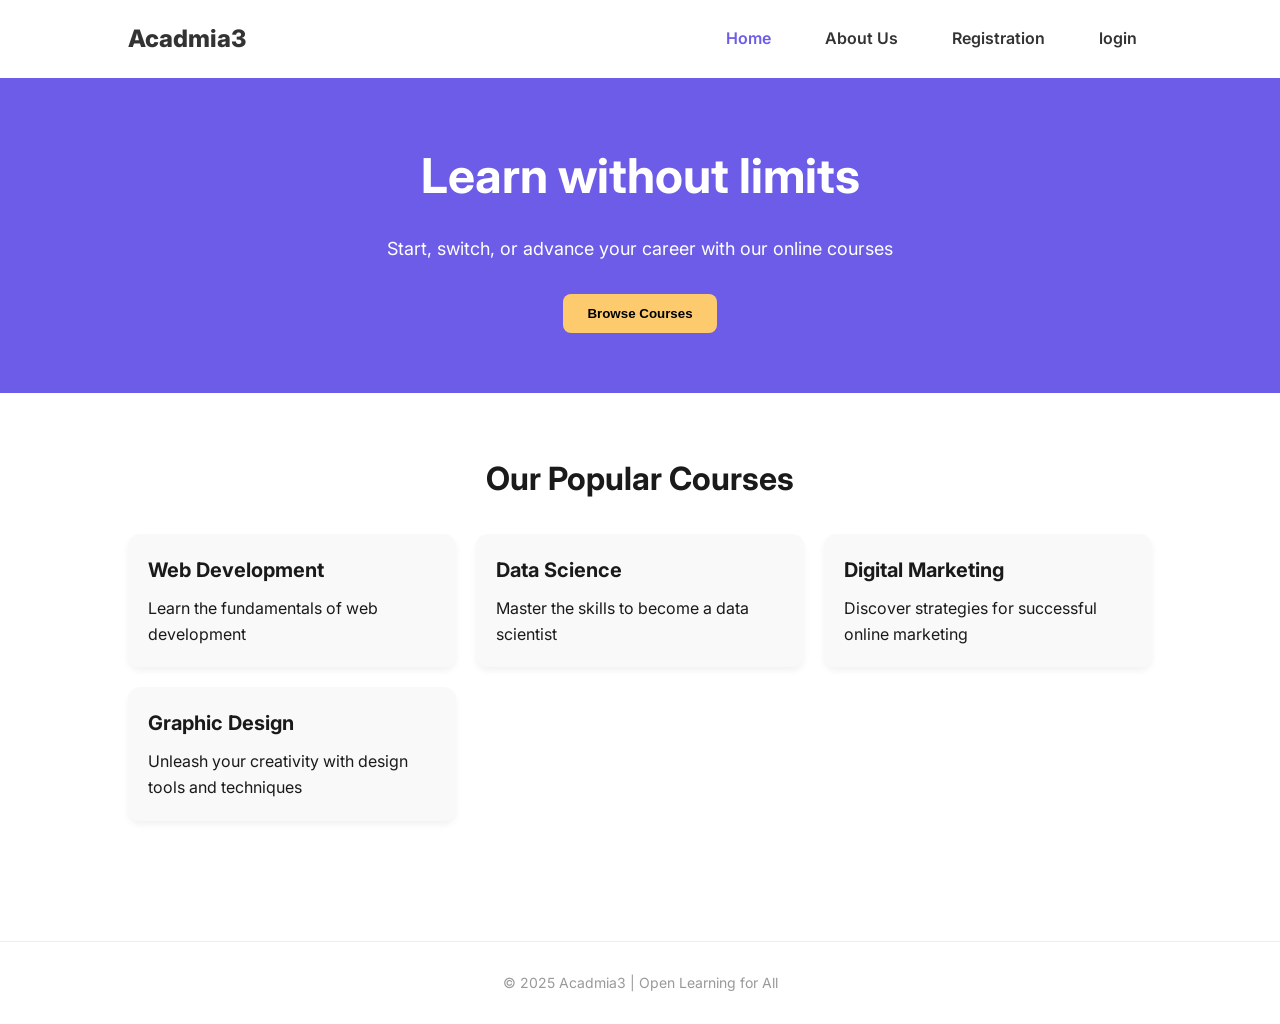
<file: src/main/resources/templates/index.html>
<!DOCTYPE html>
<html lang="en">
<head>
  <meta charset="UTF-8" />
  <meta name="viewport" content="width=device-width, initial-scale=1.0" />
  <title>Acadmia3</title>
  <link href="https://fonts.googleapis.com/css2?family=Inter:wght@400;600;800&display=swap" rel="stylesheet">
  <style>
    * {
      margin: 0;
      padding: 0;
      box-sizing: border-box;
    }
    body {
      font-family: 'Inter', sans-serif;
      background-color: #fff;
      color: #1a1a1a;
      line-height: 1.6;
    }
    header {
      display: flex;
      justify-content: space-between;
      align-items: center;
      padding: 20px 10%;
      background-color: #fff;
    }
    header .logo {
      font-weight: 800;
      font-size: 24px;
      color: #333;
    }
    nav ul li {
      margin-left: 20px;
      text-decoration: none;
      color: #333;
      font-weight: 600;
      list-style: none;
      display: inline-block;
      
    }
    li a {
      text-decoration: none;
      color: #333;
      padding: 10px 15px;
      border-radius: 5px;
      transition: background-color 0.3s;
    }
     nav a.active,
    nav a:hover {
      color: #6c5ce7;
    }
    .hero {
      display: flex;
      flex-direction: column;
      align-items: center;
      text-align: center;
      padding: 60px 10%;
      background-color: #6c5ce7;
      color: white;
    }
    .hero h1 {
      font-size: 48px;
      margin-bottom: 20px;
    }
    .hero p {
      font-size: 18px;
      margin-bottom: 30px;
    }
    .hero button {
      padding: 12px 24px;
      background-color: #fdcb6e;
      border: none;
      border-radius: 8px;
      font-weight: bold;
      cursor: pointer;
      transition: background-color 0.3s;
    }
    .hero button:hover {
      background-color: #e0aa3e;
    }
    .courses {
      padding: 60px 10%;
    }
    .courses h2 {
      font-size: 32px;
      margin-bottom: 30px;
      text-align: center;
    }
    .course-grid {
      display: grid;
      grid-template-columns: repeat(auto-fit, minmax(250px, 1fr));
      gap: 20px;
    }
    .course-card {
      background: #f9f9f9;
      padding: 20px;
      border-radius: 12px;
      box-shadow: 0 4px 6px rgba(0,0,0,0.05);
    }
    .course-card h3 {
      font-size: 20px;
      margin-bottom: 10px;
    }
 footer {
            background-color: #ffffff;
            color: #999;
            text-align: center;
            padding: 30px 10%;
            font-size: 14px;
            border-top: 1px solid #eee;
            margin-top: 60px;
        }
  </style>
</head>
<body>
  <header>
    <div class="logo">Acadmia3</div>
    <nav>
      <ul>
               <li><a href="http://localhost:5001/"class="active">Home</a></li>
                <li><a href="http://localhost:5001/about">About Us</a></li>
                
                 <li><a href="http://localhost:5001/registration">Registration</a></li>
                <li><a href="http://localhost:5001/user/dashboard">login</a></li>
   </ul> </nav>
  </header>

  <section class="hero">
    <h1>Learn without limits</h1>
    <p>Start, switch, or advance your career with our online courses</p>
    <a href="http://localhost:5001/user/dashboard/courses"><button>Browse Courses</button></a>
  </section>

  <section class="courses">
    <h2>Our Popular Courses</h2>
    <div class="course-grid">
      <div class="course-card">
        <h3>Web Development</h3>
        <p>Learn the fundamentals of web development</p>
      </div>
      <div class="course-card">
        <h3>Data Science</h3>
        <p>Master the skills to become a data scientist</p>
      </div>
      <div class="course-card">
        <h3>Digital Marketing</h3>
        <p>Discover strategies for successful online marketing</p>
      </div>
      <div class="course-card">
        <h3>Graphic Design</h3>
        <p>Unleash your creativity with design tools and techniques</p>
      </div>
    </div>
  </section>

 <footer>
        <p>&copy; 2025 Acadmia3 | Open Learning for All</p>
    </footer>

  <script>
    document.querySelector('.hero button').addEventListener('click', () => {
      window.scrollTo({
        top: document.querySelector('.courses').offsetTop,
        behavior: 'smooth'
      });
    });
  </script>
</body>
</html>
</file>
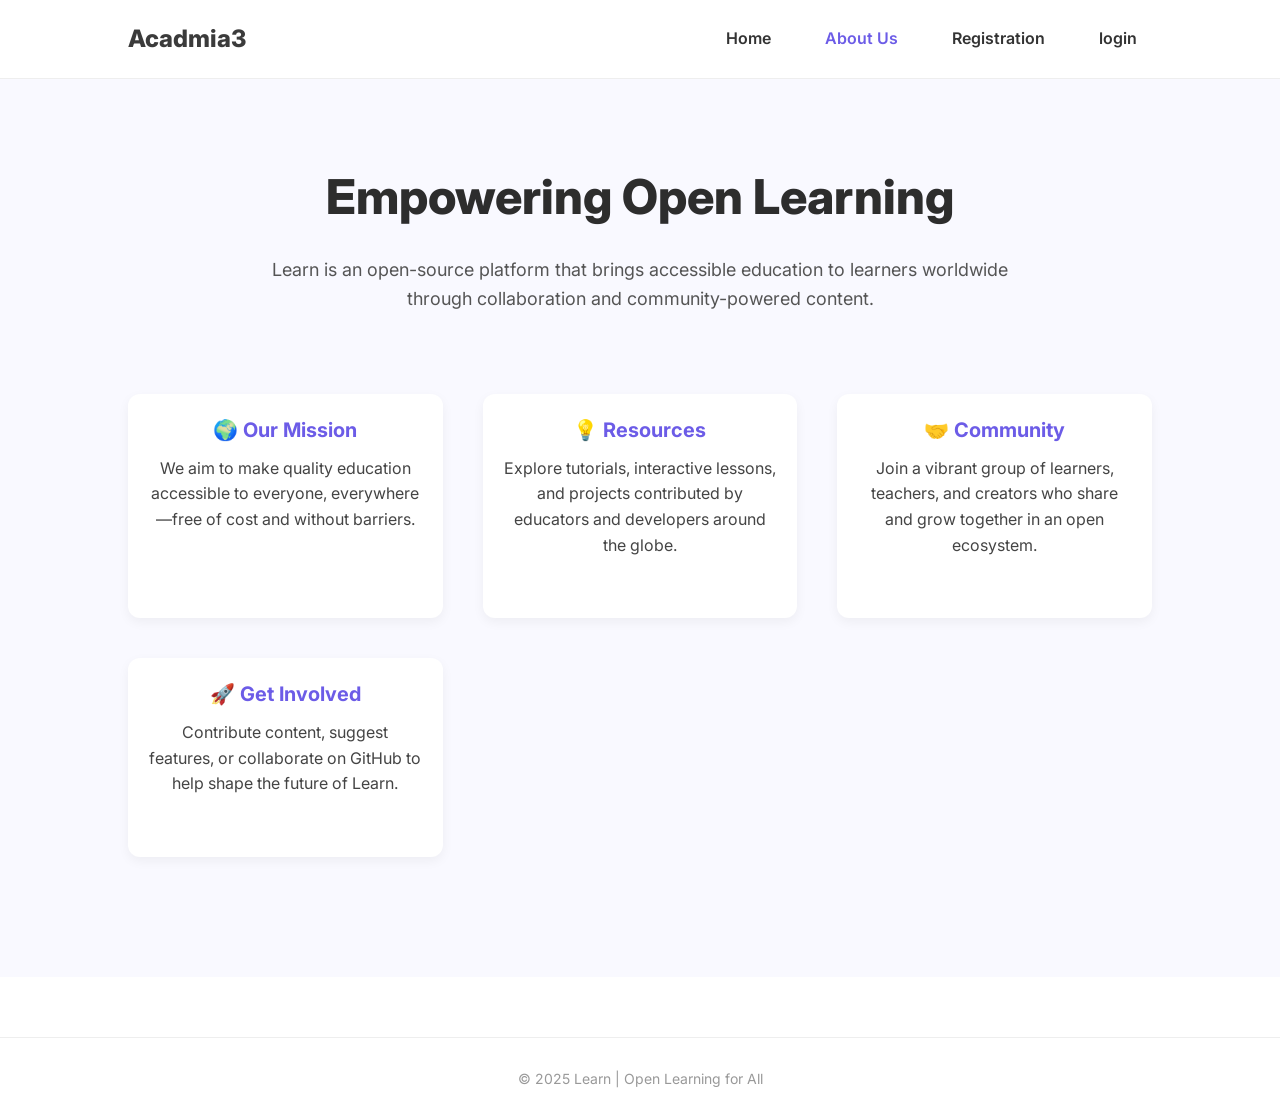
<file: src/main/resources/templates/about.html>
<!DOCTYPE html>
<html lang="en">
<head>
  <meta charset="UTF-8" />
  <meta name="viewport" content="width=device-width, initial-scale=1.0" />
  <title>Acadmia3</title>
  <link href="https://fonts.googleapis.com/css2?family=Inter:wght@400;600;800&display=swap" rel="stylesheet" />
  <style>
    * {
      margin: 0;
      padding: 0;
      box-sizing: border-box;
    }
    body {
      font-family: 'Inter', sans-serif;
      background-color: #fff;
      color: #1a1a1a;
      line-height: 1.6;
    }
    header {
      display: flex;
      justify-content: space-between;
      align-items: center;
      padding: 20px 10%;
      background-color: #fff;
      border-bottom: 1px solid #eee;
    }
    header .logo {
      font-weight: 800;
      font-size: 24px;
      color: #3b3b3b;
    }

    nav a.active,
    nav a:hover {
      color: #6c5ce7;
    }
     nav ul li {
      margin-left: 20px;
      text-decoration: none;
      color: #333;
      font-weight: 600;
      list-style: none;
      display: inline-block;
      
    }
    li a {
      text-decoration: none;
      color: #333;
      padding: 10px 15px;
      border-radius: 5px;
      transition: background-color 0.3s;
    }
    .about {
      padding: 80px 10%;
      background-color: #f9f9ff;
      text-align: center;
    }
    .about h1 {
      font-size: 48px;
      font-weight: 800;
      color: #2d2d2d;
      margin-bottom: 20px;
    }
    .about p {
      font-size: 18px;
      max-width: 800px;
      margin: 0 auto 40px;
      color: #555;
    }
    .features {
      display: grid;
      grid-template-columns: repeat(auto-fit, minmax(250px, 1fr));
      gap: 40px;
      padding: 40px 0;
    }
    .feature-box {
      background-color: #ffffff;
      padding: 20px;
      border-radius: 12px;
      box-shadow: 0 4px 12px rgba(0, 0, 0, 0.05);
      transition: transform 0.3s ease;
    }
    .feature-box:hover {
      transform: translateY(-5px);
    }
    .feature-box h2 {
      font-size: 20px;
      color: #6c5ce7;
      margin-bottom: 10px;
    }
    .feature-box p {
      font-size: 16px;
      color: #444;
    }
    footer {
      background-color: #ffffff;
      color: #999;
      text-align: center;
      padding: 30px 10%;
      font-size: 14px;
      border-top: 1px solid #eee;
      margin-top: 60px;
    }
    a {
      color: #6c5ce7;
    }
  </style>
</head>
<body>
  <header>
    <div class="logo">Acadmia3</div>
    <nav>
     <ul>
               <li><a href="http://localhost:5001/">Home</a></li>
                <li><a href="http://localhost:5001/about" class="active">About Us</a></li>
                 <li><a href="http://localhost:5001/registration">Registration</a></li>
                <li><a href="http://localhost:5001/user/dashboard">login</a></li>
   </ul>
    </nav>
  </header>

  <section class="about">
    <h1>Empowering Open Learning</h1>
    <p>Learn is an open-source platform that brings accessible education to learners worldwide through collaboration and community-powered content.</p>

    <div class="features">
      <div class="feature-box">
        <h2>🌍 Our Mission</h2>
        <p>We aim to make quality education accessible to everyone, everywhere—free of cost and without barriers.</p>
      </div>
      <div class="feature-box">
        <h2>💡 Resources</h2>
        <p>Explore tutorials, interactive lessons, and projects contributed by educators and developers around the globe.</p>
      </div>
      <div class="feature-box">
        <h2>🤝 Community</h2>
        <p>Join a vibrant group of learners, teachers, and creators who share and grow together in an open ecosystem.</p>
      </div>
      <div class="feature-box">
        <h2>🚀 Get Involved</h2>
        <p>Contribute content, suggest features, or collaborate on GitHub to help shape the future of Learn.</p>
      </div>
    </div>
  </section>

  <footer>
    <p>&copy; 2025 Learn | Open Learning for All</p>
  </footer>
</body>
</html>
</file>
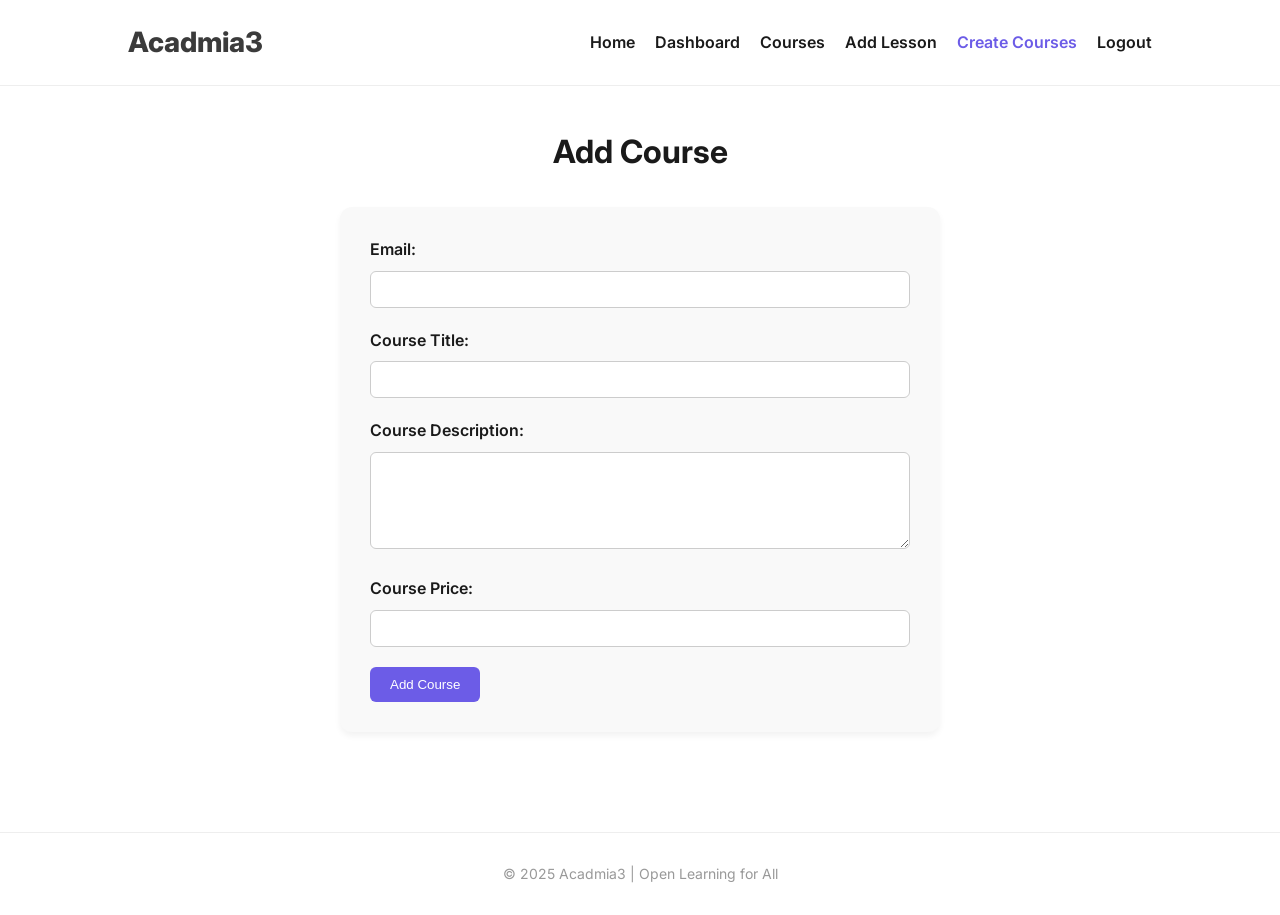
<file: src/main/resources/templates/addcource.html>
<!DOCTYPE html>
<html lang="en" xmlns:th="http://www.thymeleaf.org">
<head>
    <meta charset="UTF-8">
    <meta name="viewport" content="width=device-width, initial-scale=1.0">
    <title>Add Course - Acadmia3</title>
    <link href="https://fonts.googleapis.com/css2?family=Inter:wght@400;600;800&display=swap" rel="stylesheet" />
    <link rel="stylesheet" href="https://cdnjs.cloudflare.com/ajax/libs/font-awesome/6.0.0-beta3/css/all.min.css">
    <style>
        * {
            margin: 0;
            padding: 0;
            box-sizing: border-box;
        }
        body {
            font-family: 'Inter', sans-serif;
            background-color: #fff;
            color: #1a1a1a;
            line-height: 1.6;
        }
        header {
            display: flex;
            justify-content: space-between;
            align-items: center;
            padding: 20px 10%;
            background-color: #fff;
            border-bottom: 1px solid #eee;
        }
        .logo h1 {
            font-weight: 800;
            font-size: 28px;
            color: #3b3b3b;
        }
        nav ul {
            list-style: none;
            display: flex;
            gap: 20px;
        }
        nav a {
            text-decoration: none;
            color: #1a1a1a;
            font-weight: 600;
        }
        nav a.active,
        nav a:hover {
            color: #6c5ce7;
        }
        .form-container {
            padding: 40px 10%;
        }
        form {
            background: #f9f9f9;
            padding: 30px;
            border-radius: 12px;
            max-width: 600px;
            margin: 0 auto;
            box-shadow: 0 4px 6px rgba(0,0,0,0.05);
        }
        form label {
            display: block;
            margin-bottom: 8px;
            font-weight: 600;
        }
        form input,
        form textarea {
            width: 100%;
            padding: 10px;
            margin-bottom: 20px;
            border-radius: 6px;
            border: 1px solid #ccc;
        }
        button {
            background-color: #6c5ce7;
            color: white;
            padding: 10px 20px;
            border: none;
            border-radius: 6px;
            cursor: pointer;
        }
        button:hover {
            background-color: #5945c0;
        }
        footer {
            background-color: #ffffff;
            color: #999;
            text-align: center;
            padding: 30px 10%;
            font-size: 14px;
            border-top: 1px solid #eee;
            margin-top: 60px;
        }
    </style>
</head>
<body>
    <header>
        <div class="logo">
            <h1>Acadmia3</h1>
        </div>
        <nav>
            <ul>
                <li><a href="http://localhost:5001/" >Home</a></li>
                <li><a href="http://localhost:5001/user/dashboard">Dashboard</a></li>
                <li><a href="http://localhost:5001/user/dashboard/courses">Courses</a></li>
                <li><a href="http://localhost:5001/user/lessionpage">Add Lesson</a></li>
                <li><a href="http://localhost:5001/user/courcepage" class="active">Create Courses</a></li>
                <li><a href="http://localhost:5001/logout">Logout</a></li>
            </ul>
        </nav>
    </header>

    <div class="form-container">
        <h1 style="text-align: center; margin-bottom: 30px;">Add Course</h1>
        <form action="addcourse" method="POST">
            <label for="email">Email:</label>
            <input type="email" id="email" name="email" required>

            <label for="title">Course Title:</label>
            <input type="text" id="title" name="title" required>

            <label for="description">Course Description:</label>
            <textarea id="description" name="description" rows="5" required></textarea>

            <label for="price">Course Price:</label>
            <input type="number" id="price" name="price" min="0" required>

            <button type="submit">Add Course</button>
        </form>
    </div>

    <footer>
        <p>&copy; 2025 Acadmia3 | Open Learning for All</p>
    </footer>
</body>
</html>
</file>
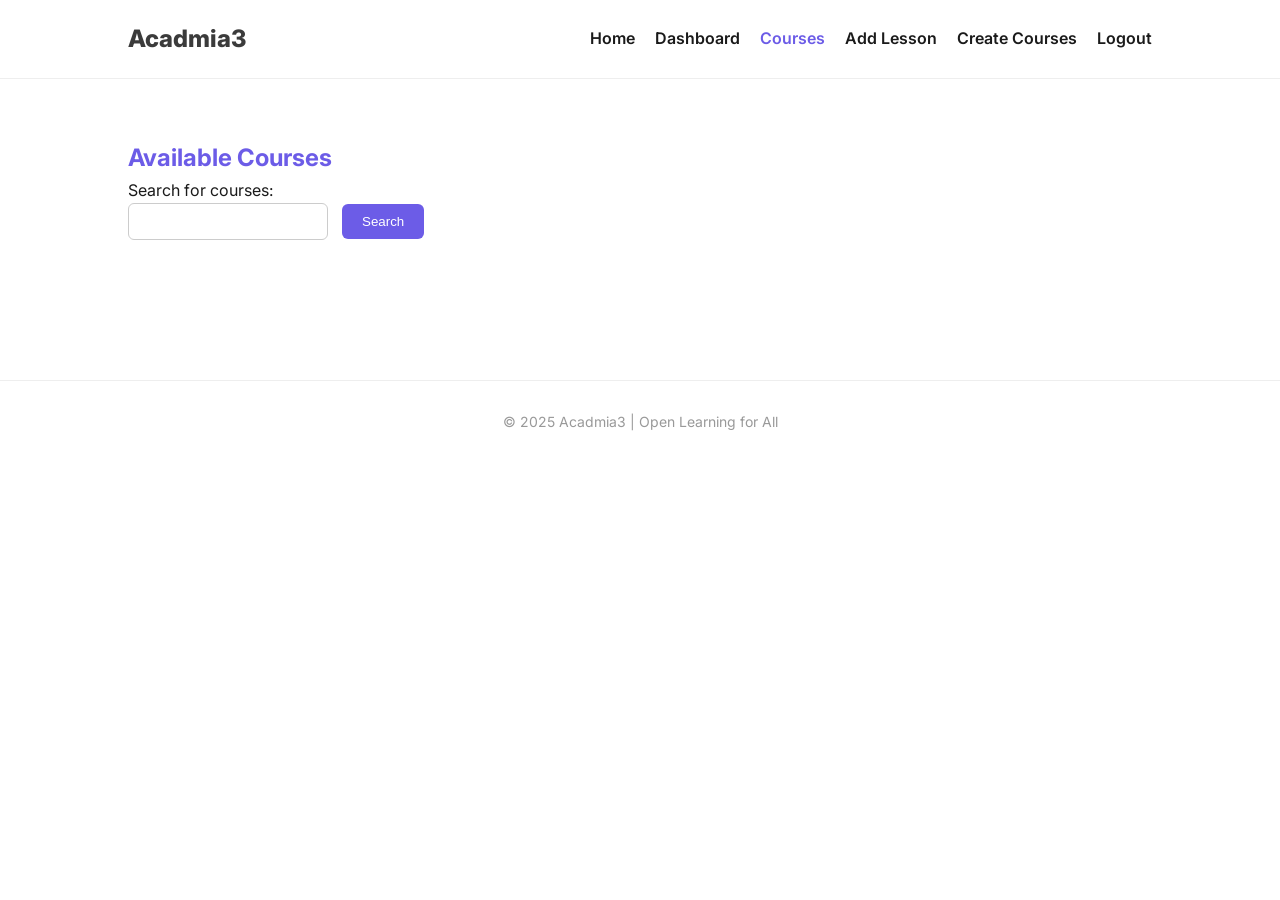
<file: src/main/resources/templates/courses.html>
<!DOCTYPE html>
<html lang="en" xmlns:th="http://www.thymeleaf.org">
<head>
    <meta charset="UTF-8">
    <meta name="viewport" content="width=device-width, initial-scale=1.0">
    <title>Courses - Acadmia3</title>
    <link href="https://fonts.googleapis.com/css2?family=Inter:wght@400;600;800&display=swap" rel="stylesheet" />
    <link rel="stylesheet" href="https://cdnjs.cloudflare.com/ajax/libs/font-awesome/6.0.0-beta3/css/all.min.css">
    <style>
        * {
            margin: 0;
            padding: 0;
            box-sizing: border-box;
        }
        body {
            font-family: 'Inter', sans-serif;
            background-color: #fff;
            color: #1a1a1a;
            line-height: 1.6;
        }
        header {
            display: flex;
            justify-content: space-between;
            align-items: center;
            padding: 20px 10%;
            background-color: #fff;
            border-bottom: 1px solid #eee;
        }
        .logo h1 {
            font-weight: 800;
            font-size: 24px;
            color: #3b3b3b;
        }
        nav ul {
            list-style: none;
            display: flex;
            gap: 20px;
        }
        nav a {
            text-decoration: none;
            color: #1a1a1a;
            font-weight: 600;
        }
        nav a.active,
        nav a:hover {
            color: #6c5ce7;
        }
        .courses-container {
            padding: 40px 10%;
        }
        h2 {
            margin-top: 20px;
            color: #6c5ce7;
        }
        input[type="text"] {
            padding: 10px;
            border: 1px solid #ccc;
            border-radius: 6px;
            width: 200px;
        }
        button {
            background-color: #6c5ce7;
            color: white;
            padding: 10px 20px;
            border: none;
            border-radius: 6px;
            cursor: pointer;
            margin-left: 10px;
        }
        button:hover {
            background-color: #5945c0;
        }
        ul#course {
            list-style: none;
            padding: 20px 0;
        }
        footer {
            background-color: #ffffff;
            color: #999;
            text-align: center;
            padding: 30px 10%;
            font-size: 14px;
            border-top: 1px solid #eee;
            margin-top: 60px;
        }
    </style>
</head>
<body>
    <header>
        <div class="logo">
            <h1>Acadmia3</h1>
        </div>
        <nav>
           <ul>
                <li><a href="http://localhost:5001/">Home</a></li>
                <li><a href="http://localhost:5001/user/dashboard">Dashboard</a></li>
                <li><a href="http://localhost:5001/user/dashboard/courses"  class="active">Courses</a></li>
                <li><a href="http://localhost:5001/user/lessionpage">Add Lesson</a></li>
                <li><a href="http://localhost:5001/user/courcepage">Create Courses</a></li>
                <li><a href="http://localhost:5001/logout">Logout</a></li>
            </ul>
        </nav>
    </header>
    <div class="courses-container">
        
        <h2>Available Courses</h2>
        <p>Search for courses:</p>
        <input type="text" id="search">
        <button onclick="showCourses()">Search</button>
        <ul id="course"></ul>
    </div>
    <footer>
        <p>&copy; 2025 Acadmia3 | Open Learning for All</p>
    </footer>
    <script th:src="@{/js/cources.js}"></script>
</body>
</html>
</file>
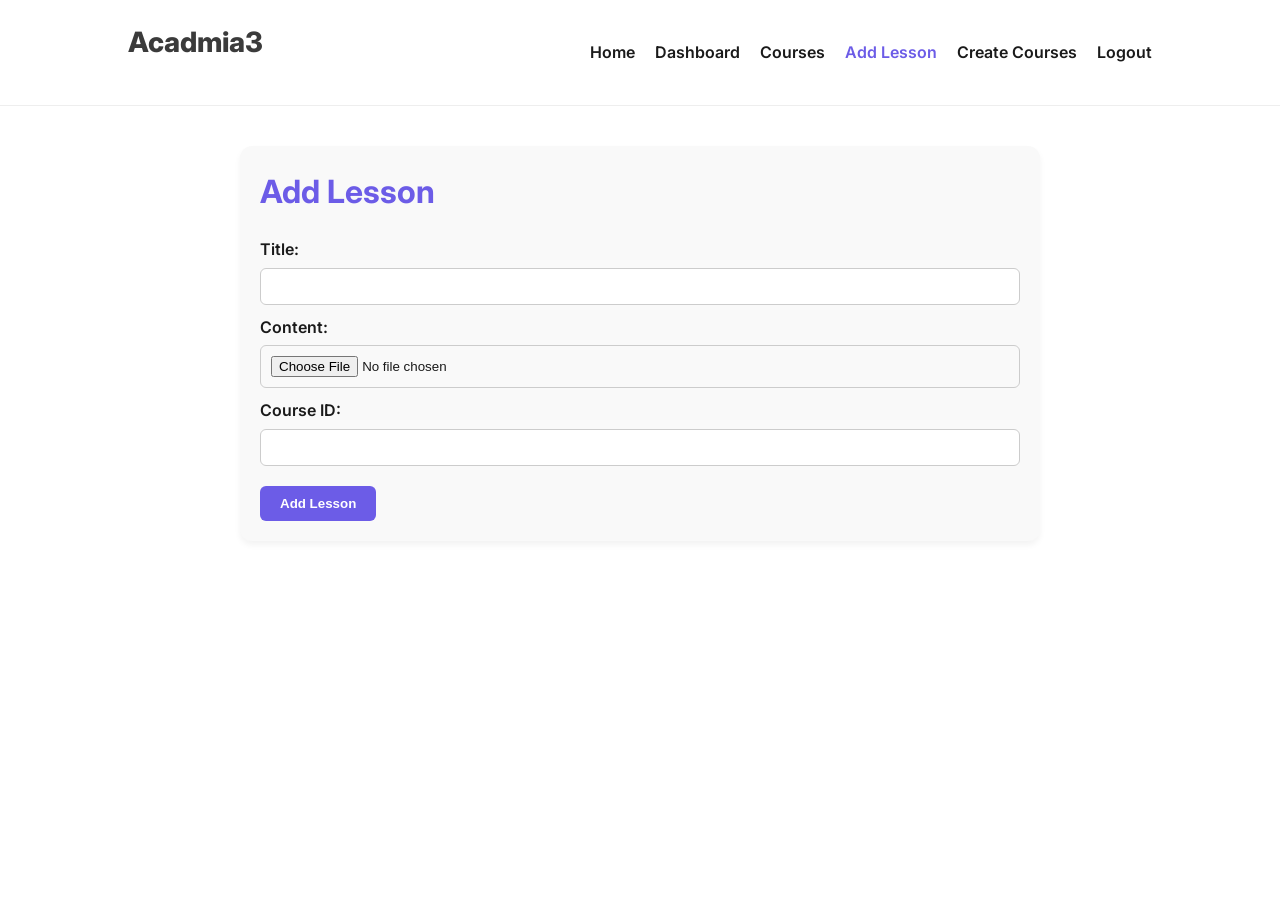
<file: src/main/resources/templates/lession.html>
<!DOCTYPE html>
<html lang="en" xmlns:th="http://www.thymeleaf.org">
<head>
  <meta charset="UTF-8">
  <meta name="viewport" content="width=device-width, initial-scale=1.0">
  <title>Add Lesson - Acadmia3</title>
  <link href="https://fonts.googleapis.com/css2?family=Inter:wght@400;600;800&display=swap" rel="stylesheet">
  <style>
    * {
      margin: 0;
      padding: 0;
      box-sizing: border-box;
    }
    body {
      font-family: 'Inter', sans-serif;
      background-color: #fff;
      color: #1a1a1a;
      line-height: 1.6;
    }
    header {
      display: flex;
      justify-content: space-between;
      align-items: center;
      padding: 20px 10%;
      background-color: #fff;
      border-bottom: 1px solid #eee;
    }
    .logo h1 {
      font-weight: 800;
      font-size: 28px;
      color: #3b3b3b;
    }
    nav ul {
      list-style: none;
      display: flex;
      gap: 20px;
    }
    nav a {
      text-decoration: none;
      color: #1a1a1a;
      font-weight: 600;
    }
    nav a.active,
    nav a:hover {
      color: #6c5ce7;
    }
    .container {
      max-width: 800px;
      margin: 40px auto;
      padding: 20px;
      background: #f9f9f9;
      border-radius: 12px;
      box-shadow: 0 4px 6px rgba(0,0,0,0.05);
    }
    h1 {
      font-size: 32px;
      color: #6c5ce7;
      margin-bottom: 20px;
    }
    label {
      display: block;
      margin: 10px 0 5px;
      font-weight: 600;
    }
    input[type="text"],
    input[type="file"],
    input[type="number"] {
      width: 100%;
      padding: 10px;
      border: 1px solid #ccc;
      border-radius: 6px;
    }
    button {
      margin-top: 20px;
      padding: 10px 20px;
      background-color: #6c5ce7;
      color: white;
      border: none;
      border-radius: 6px;
      font-weight: bold;
      cursor: pointer;
    }
    button:hover {
      background-color: #5945c0;
    }
  </style>
</head>
<body>
  <header>
    <div class="logo">
      <h1>Acadmia3</h1>
    </div>
    <nav>
      <ul>
        <li><a href="http://localhost:5001/" >Home</a></li>
      <li><a href="http://localhost:5001/user/dashboard">Dashboard</a></li>
        <li><a href="http://localhost:5001/user/dashboard/courses">Courses</a></li>
        <li><a href="http://localhost:5001/user/lessionpage" class="active">Add Lesson</a></li>
        <li><a href="http://localhost:5001/user/courcepage">Create Courses</a></li>
        <li><a href="http://localhost:5001/logout">Logout</a></li>
      </ul>
    </nav>
  </header>

  <div class="container">
    <h1>Add Lesson</h1>
    <form action="/user/addlesson" method="POST" enctype="multipart/form-data">
      <label for="title">Title:</label>
      <input type="text" id="title" name="title" required>

      <label for="content">Content:</label>
      <input type="file" id="content" name="content" required>

      <label for="course">Course ID:</label>
      <input type="number" name="cource-id" required>

      <button type="submit">Add Lesson</button>
    </form>
  </div>
</body>
</html>
</file>
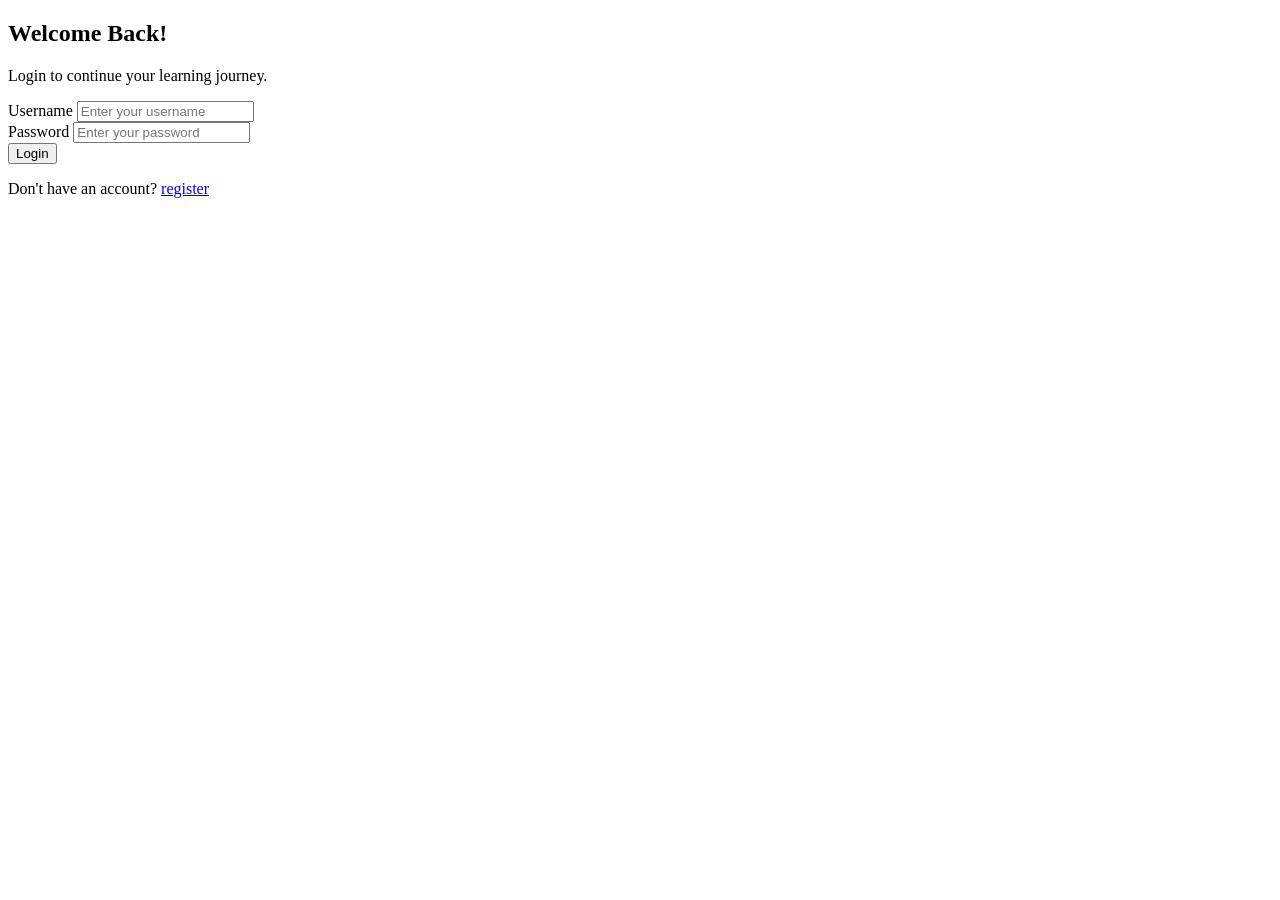
<file: src/main/resources/templates/login.html>
<!DOCTYPE html>
<html lang="en" xmlns:th="http://www.thymeleaf.org">
<head>
    <meta charset="UTF-8">
    <meta name="viewport" content="width=device-width, initial-scale=1.0">
    <title>Login | OpenEdu</title>
    <link rel="stylesheet" th:href="@{/css/login.css}">
</head>
<body>
<div th:if="${id!=null}" class="alert alert-danger">
     <p th:text="${id}"></p>
</div>
    
    <div class="login-container">
        <div class="login-card">
            <h2>Welcome Back!</h2>
            <p class="subtitle">Login to continue your learning journey.</p>
            
            <form th:action="@{/loginprocess}" method="post">
                <div class="input-group">
                    <label for="username">Username</label>
                    <input type="email" id="username" name="email" placeholder="Enter your username" required>
                </div>
                
                <div class="input-group">
                    <label for="password">Password</label>
                    <input type="password" id="password" name="password" placeholder="Enter your password" required>
                </div>

                <button type="submit" class="login-btn">Login</button>
            </form>
            
            <p class="register-text">Don't have an account? <a href="/register">register</a></p>
        </div>
    </div>
</body>
</html>
</file>
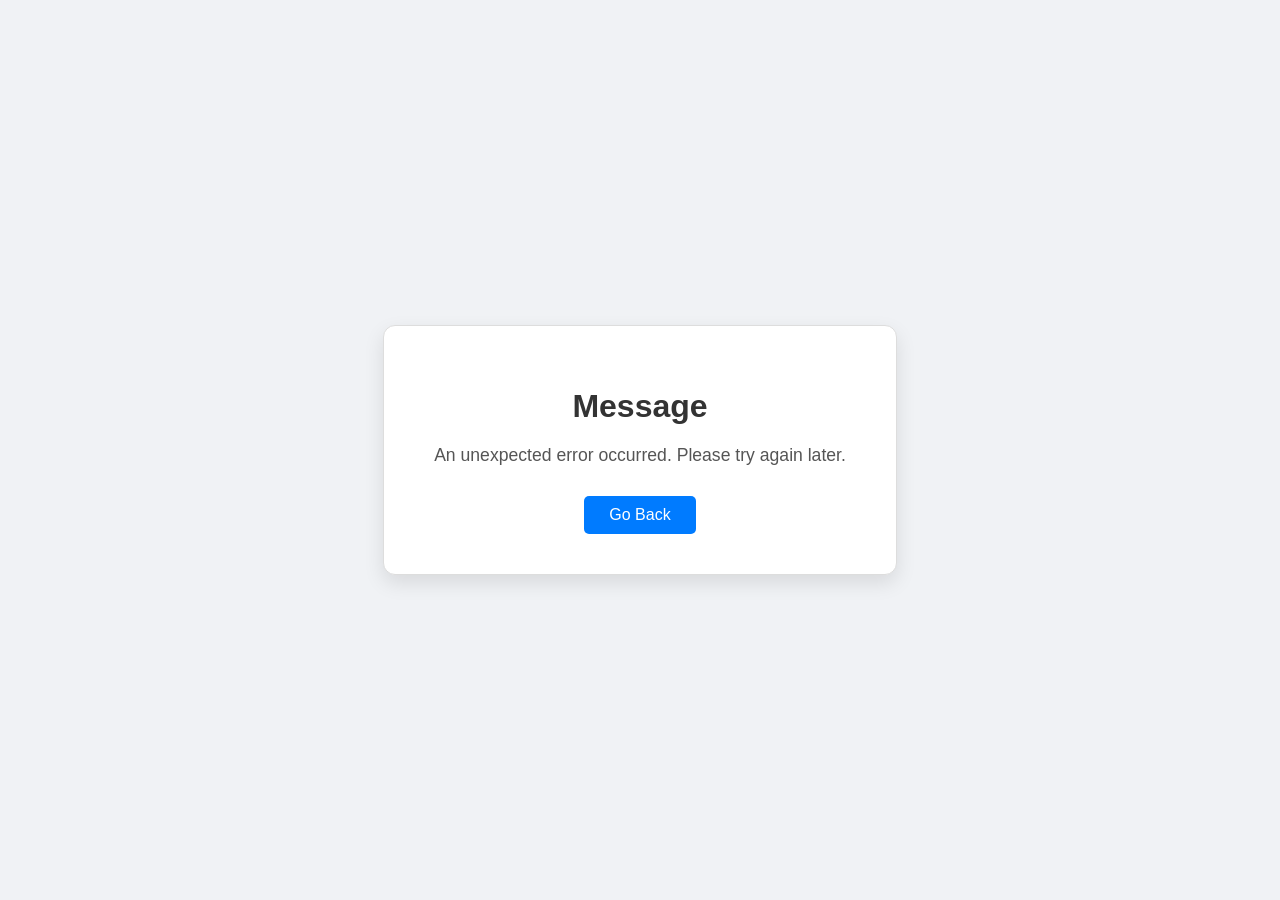
<file: src/main/resources/templates/msg.html>
<!DOCTYPE html>
<html lang="en" xmlns:th="http://www.thymeleaf.org">
<head>
    <meta charset="UTF-8">
    <meta name="viewport" content="width=device-width, initial-scale=1.0">
    <title>Message</title>

    <style>
        body {
            margin: 0;
            padding: 0;
            font-family: 'Segoe UI', sans-serif;
            background-color: #f0f2f5;
            display: flex;
            justify-content: center;
            align-items: center;
            height: 100vh;
        }

        .message-container {
            background-color: white;
            border: 1px solid #ddd;
            padding: 40px 50px;
            text-align: center;
            border-radius: 12px;
            box-shadow: 0 8px 20px rgba(0, 0, 0, 0.1);
            max-width: 500px;
        }

        .message-container h1 {
            color: #333;
            margin-bottom: 20px;
            font-size: 2rem;
        }

        .message-container p {
            font-size: 1.1rem;
            color: #555;
            margin-bottom: 30px;
        }

        .message-container button {
            background-color: #007bff;
            color: white;
            padding: 10px 25px;
            font-size: 1rem;
            border: none;
            border-radius: 5px;
            cursor: pointer;
        }

        .message-container button:hover {
            background-color: #0056b3;
        }
    </style>
</head>
<body>
    <div class="message-container">
        <h1 th:text="${errorMessage != null && errorMessage.contains('successfully')} ? 'Success 🎉' : 'Oops! Something went wrong 😞'">
            Message
        </h1>
        <p th:text="${errorMessage}">An unexpected error occurred. Please try again later.</p>
        <button onclick="goBack()">Go Back</button>
    </div>

    <script>
        function goBack() {
            window.history.back();
        }
    </script>
</body>
</html>
</file>
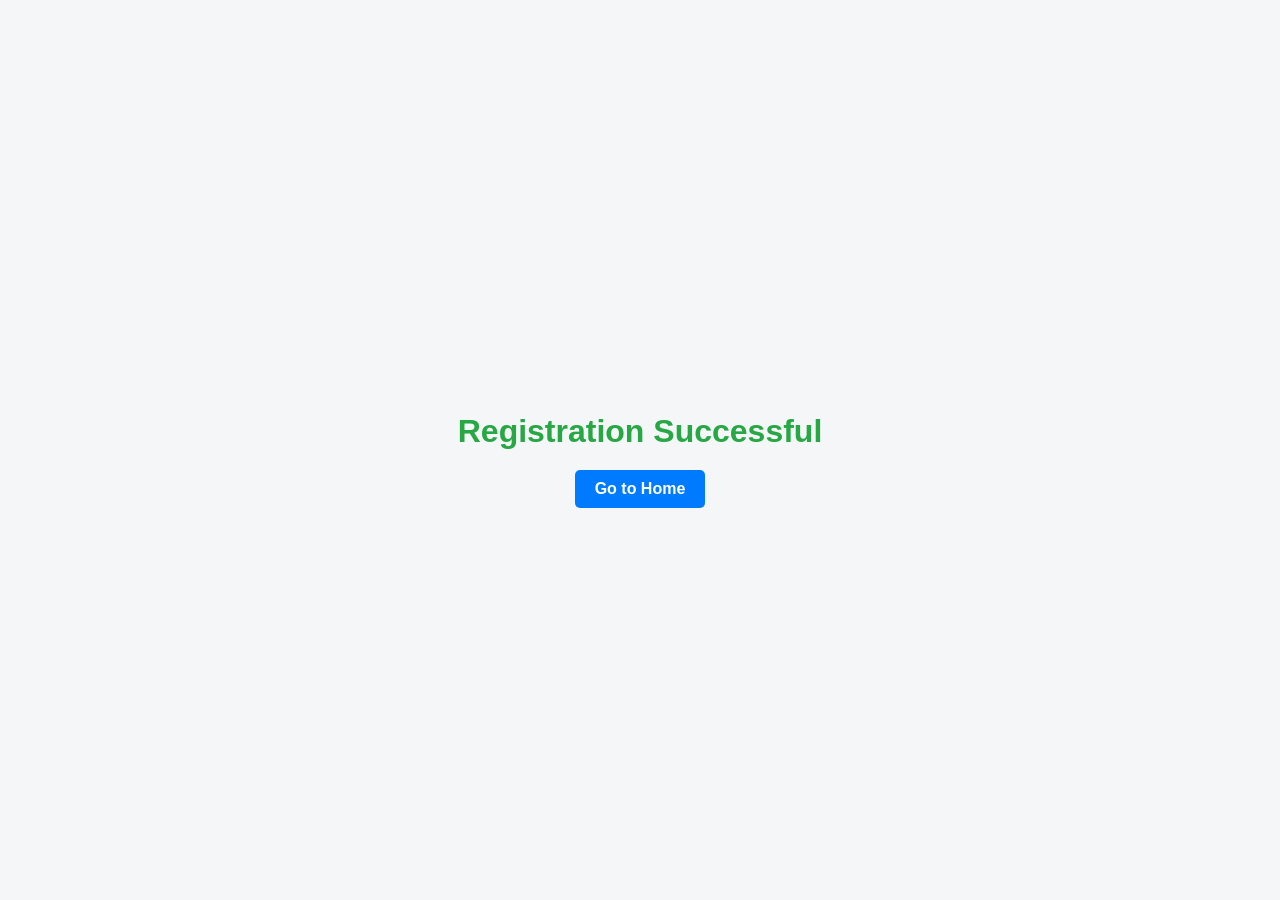
<file: src/main/resources/templates/susess.html>
<!DOCTYPE html>
<html xmlns:th="http://www.thymeleaf.org">
<head>
    <meta charset="UTF-8">
    <title>Acadmia3 - Registration Success</title>
    <style>
        body {
            font-family: 'Segoe UI', sans-serif;
            background-color: #f4f6f8;
            margin: 0;
            padding: 0;
            display: flex;
            flex-direction: column;
            align-items: center;
            justify-content: center;
            height: 100vh;
            color: #333;
        }

        h1 {
            color: #28a745;
            font-size: 2rem;
            margin-bottom: 20px;
        }

        a {
            display: inline-block;
            padding: 10px 20px;
            background-color: #007bff;
            color: white;
            text-decoration: none;
            border-radius: 5px;
            font-weight: bold;
        }

        a:hover {
            background-color: #0056b3;
        }
    </style>
</head>
<body>
    <h1>Registration Successful</h1>
    <a href="http://localhost:5001/">Go to Home</a>
</body>
</html>
</file>
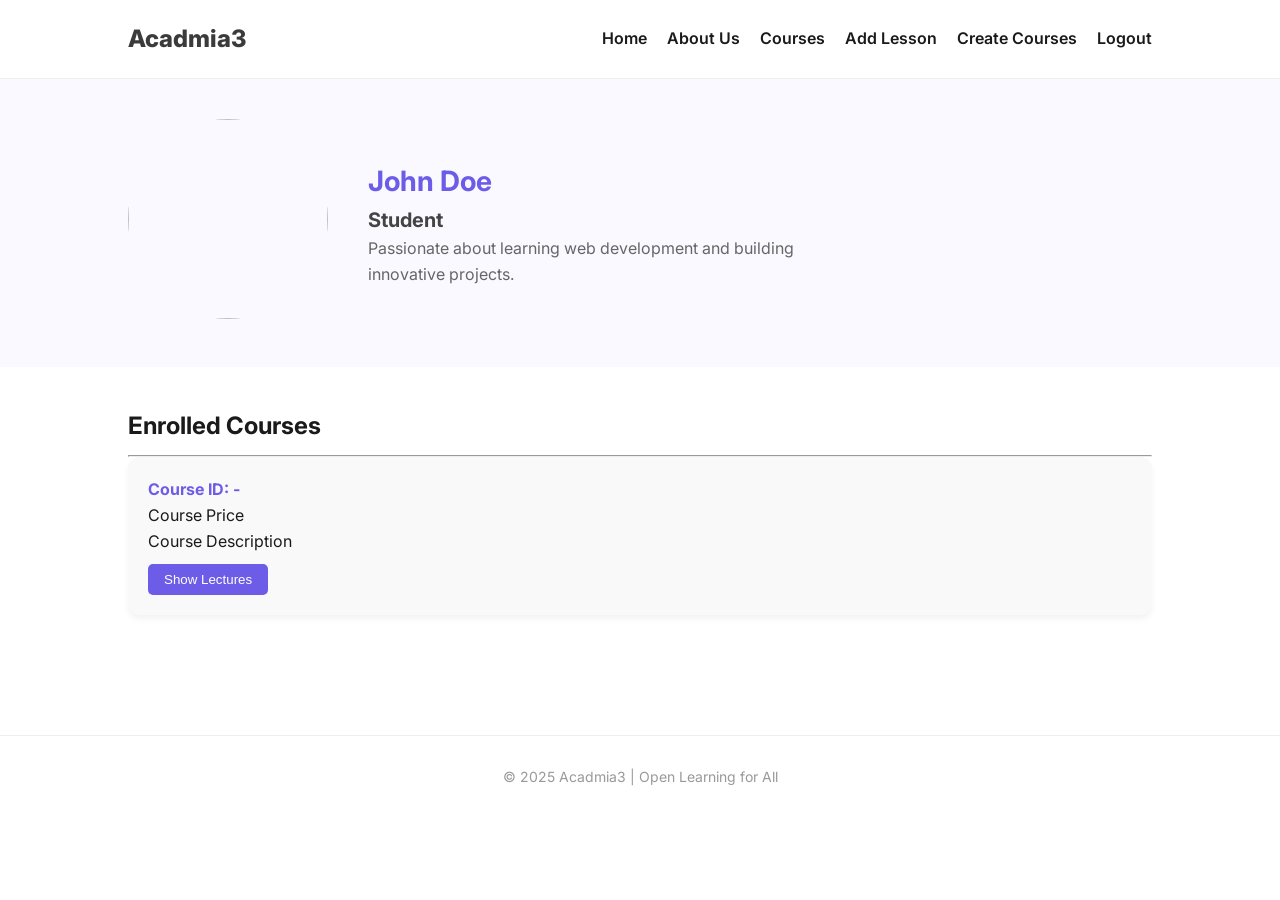
<file: src/main/resources/templates/userdashboard.html>
<!DOCTYPE html>
<html lang="en">
<head>
  <meta charset="UTF-8" />
  <meta name="viewport" content="width=device-width, initial-scale=1.0" />
  <title>User Dashboard - Acadmia3</title>
  <link href="https://fonts.googleapis.com/css2?family=Inter:wght@400;600;800&display=swap" rel="stylesheet" />
  <link rel="stylesheet" href="https://cdnjs.cloudflare.com/ajax/libs/font-awesome/6.0.0-beta3/css/all.min.css">
  <style>
    * {
      margin: 0;
      padding: 0;
      box-sizing: border-box;
    }
    body {
      font-family: 'Inter', sans-serif;
      background-color: #fff;
      color: #1a1a1a;
      line-height: 1.6;
    }
    header {
      display: flex;
      justify-content: space-between;
      align-items: center;
      padding: 20px 10%;
      background-color: #fff;
      border-bottom: 1px solid #eee;
    }
    .logo h1 {
      font-weight: 800;
      font-size: 24px;
      color: #3b3b3b;
    }
    nav ul {
      list-style: none;
      display: flex;
      gap: 20px;
    }
    nav a {
      text-decoration: none;
      color: #1a1a1a;
      font-weight: 600;
    }
    nav a.active,
    nav a:hover {
      color: #6c5ce7;
    }
    .profile-header {
      padding: 40px 10%;
      background-color: #f9f9ff;
    }
    .profile-container {
      display: flex;
      align-items: center;
      gap: 40px;
    }
    .profile-picture {
      border-radius: 50%;
      object-fit: cover;
    }
    .profile-details h2 {
      font-size: 28px;
      color: #6c5ce7;
    }
    .profile-details h4 {
      font-size: 20px;
      color: #444;
    }
    .profile-details p {
      max-width: 500px;
      color: #666;
    }
    .profile-content {
      padding: 40px 10%;
    }
    .profile-content h3 {
      font-size: 24px;
      margin-bottom: 10px;
    }
    .course-card {
      background: #f9f9f9;
      padding: 20px;
      border-radius: 12px;
      box-shadow: 0 4px 6px rgba(0,0,0,0.05);
      margin-bottom: 20px;
    }
    .course-card h4 {
      color: #6c5ce7;
    }
    .lesson-container {
      display: none;
      margin-top: 10px;
    }
    .show-lessons-btn {
      margin-top: 10px;
      padding: 8px 16px;
      background-color: #6c5ce7;
      color: white;
      border: none;
      border-radius: 5px;
      cursor: pointer;
    }
    .show-lessons-btn:hover {
      background-color: #5945c0;
    }
    footer {
      background-color: #ffffff;
      color: #999;
      text-align: center;
      padding: 30px 10%;
      font-size: 14px;
      border-top: 1px solid #eee;
      margin-top: 60px;
    }
  </style>
</head>
<body>
  <header>
    <div class="logo">
      <h1>Acadmia3</h1>
    </div>
    <nav>
      <ul>
        <li><a href="http://localhost:5001/" >Home</a></li>
        <li><a href="http://localhost:5001/about">About Us</a></li>
        <li><a href="http://localhost:5001/user/dashboard/courses">Courses</a></li>
        <li><a href="http://localhost:5001/user/lessionpage">Add Lesson</a></li>
        <li><a href="http://localhost:5001/user/courcepage">Create Courses</a></li>
        <li><a href="http://localhost:5001/logout">Logout</a></li>
      </ul>
    </nav>
  </header>

  <div class="profile-header">
    <div class="profile-container">
      <div class="profile-img">
        <img th:src="@{'/uploads/' + ${user.getProfilePicture()}}" height="200" width="200" th:alt="profile" class="profile-picture"/>
      </div>
      <div class="profile-details">
        <h2 th:text="${user.getUsername()}">John Doe</h2>
        <h4 th:text="${user.getRole()}">Student</h4>
        <p th:text="${user.getBio()}">Passionate about learning web development and building innovative projects.</p>
      </div>
    </div>
  </div>

  <div class="profile-content">
    <h3>Enrolled Courses</h3>
    <hr>
    <div th:each="course : ${user.getCourses()}">
      <div class="course-card">
        <h4>Course ID: <span th:text="${course.getId()}"></span> - <span th:text="${course.getTitle()}"></span></h4>
        <p th:text="${course.getPrice()}">Course Price</p>
        <p th:text="${course.getDescription()}">Course Description</p>
        <button class="show-lessons-btn" onclick="toggleLessons(this)">Show Lectures</button>
        <div class="lesson-container">
          <div th:if="${course.getLessons()==null}">
            <p>No lessons available for this course.</p>
          </div>
          <div th:each="lesson : ${course.getLessons()}">
            <p>Lesson Title: <span th:text="${lesson.getTitle()}"></span></p>
            <video th:src="@{'/uploads/' + ${lesson.getContent()}}" width="200" height="100" controls></video>
           
            <hr>
          </div>
        </div>
      </div>
    </div>
  </div>

  <footer>
    <p>&copy; 2025 Acadmia3 | Open Learning for All</p>
  </footer>

  <script>
    function toggleLessons(button) {
      const container = button.nextElementSibling;
      if (container.style.display === 'block') {
        container.style.display = 'none';
        button.textContent = 'Show Lectures';
      } else {
        container.style.display = 'block';
        button.textContent = 'Hide Lectures';
      }
    }
  </script>
</body>
</html>
</file>
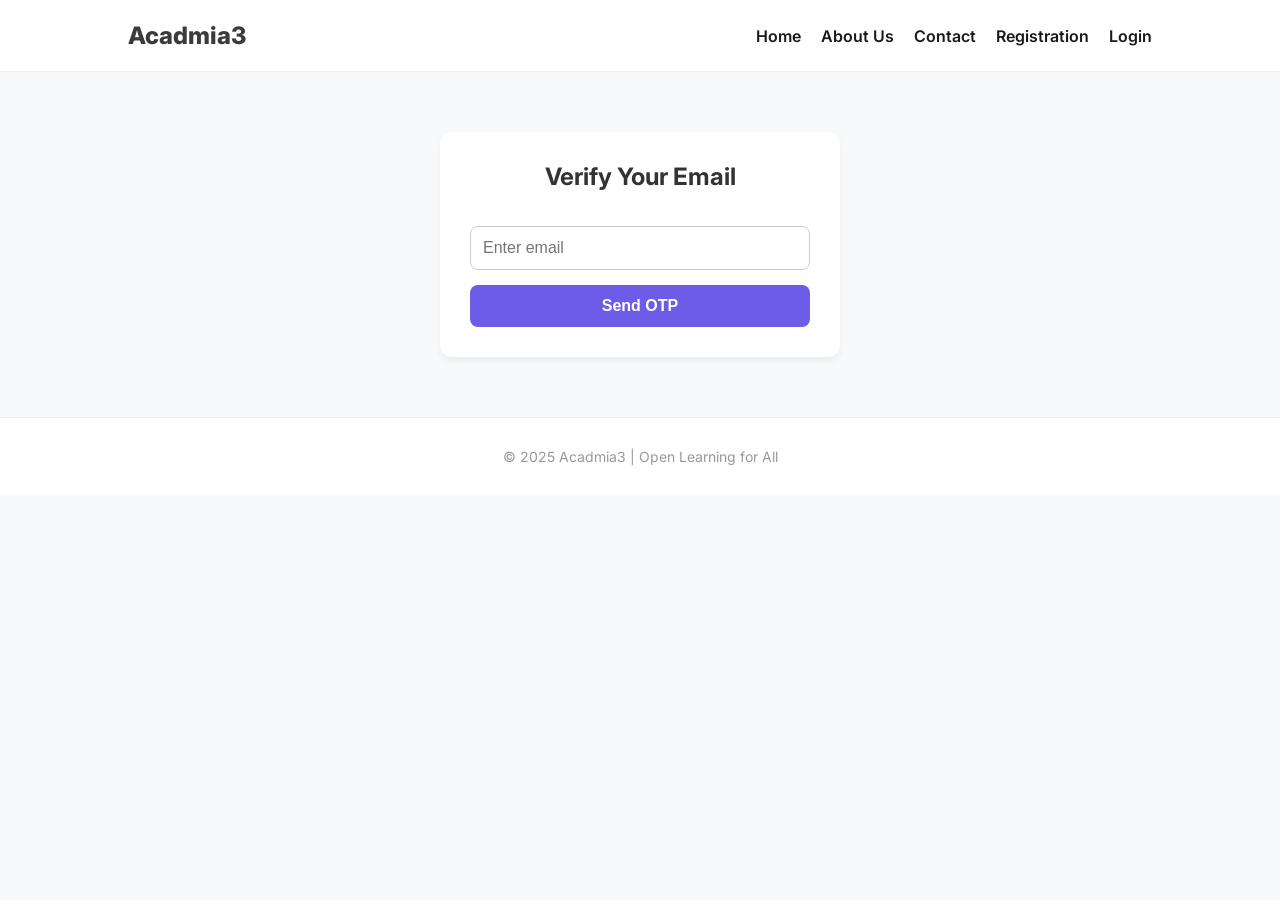
<file: src/main/resources/templates/verification.html>
<!DOCTYPE html>
<html xmlns:th="http://www.thymeleaf.org">
<head>
    <title>Acadmia3 - Email Verification</title>
    <link href="https://fonts.googleapis.com/css2?family=Inter:wght@400;600;800&display=swap" rel="stylesheet" />
    <style>
        * {
            box-sizing: border-box;
            margin: 0;
            padding: 0;
        }

        body {
            font-family: 'Inter', sans-serif;
            background-color: #f8f9fa;
            color: #333;
        }

        header {
            display: flex;
            justify-content: space-between;
            align-items: center;
            padding: 21px 10%;
            background-color: #fff;
            border-bottom: 1px solid #eee;
        }

        .logo h1 {
            font-weight: 800;
            font-size: 24px;
            color: #3b3b3b;
        }

        nav ul {
            list-style: none;
            display: flex;
            gap: 20px;
        }

        nav a {
            text-decoration: none;
            color: #1a1a1a;
            font-weight: 600;
        }

        nav a:hover {
            color: #6c5ce7;
        }

        #otp-container {
            background: #ffffff;
            padding: 30px;
            margin: 60px auto 20px auto;
            width: 400px;
            border-radius: 12px;
            box-shadow: 0 4px 6px rgba(0,0,0,0.05);
            text-align: center;
        }

        #otp-container input,
        #otp-container button {
            width: 100%;
            padding: 12px;
            margin-top: 15px;
            font-size: 1rem;
            border-radius: 8px;
            border: 1px solid #ccc;
        }

        #otp-container button {
            background-color: #6c5ce7;
            color: white;
            border: none;
            cursor: pointer;
            font-weight: 600;
        }

        #otp-container button:hover {
            background-color: #5945c0;
        }

        #container {
            background: #ffffff;
            padding: 40px;
            margin: 30px auto;
            width: 600px;
            border-radius: 12px;
            box-shadow: 0 4px 6px rgba(0,0,0,0.05);
        }

        #container label {
            display: block;
            margin-top: 15px;
            font-weight: 600;
        }

        #container input,
        #container select,
        #container textarea {
            width: 100%;
            padding: 10px;
            margin-top: 8px;
            border: 1px solid #ccc;
            border-radius: 8px;
        }

        #container button {
            margin-top: 25px;
            padding: 12px 25px;
            background-color: #6c5ce7;
            color: white;
            font-size: 1rem;
            font-weight: 600;
            border: none;
            border-radius: 8px;
            cursor: pointer;
        }

        #container button:hover {
            background-color: #5945c0;
        }

        footer {
            background-color: #ffffff;
            color: #999;
            text-align: center;
            padding: 30px 10%;
            font-size: 14px;
            border-top: 1px solid #eee;
            margin-top: 60px;
        }
    </style>
</head>
<body>
    <header>
        <div class="logo">
            <h1>Acadmia3</h1>
        </div>
        <nav>
            <ul>
                <li><a href="http://localhost:5001/">Home</a></li>
                <li><a href="http://localhost:5001/about">About Us</a></li>
                <li><a href="http://localhost:5001/about">Contact</a></li>
                <li><a href="http://localhost:5001/registration">Registration</a></li>
                <li><a href="http://localhost:5001/user/dashboard">Login</a></li>
            </ul>
        </nav>
    </header>

    <div id="otp-container">
        <h2 style="margin-bottom: 20px;">Verify Your Email</h2>
        <input type="email" id="email" name="email" placeholder="Enter email" required>
        <button onclick="getotp()">Send OTP</button>
    </div>

    <div id="container" style="display:none;">
        <h2 style="text-align: center;">User Registration</h2>
        <form action="/Adduser" method="post" enctype="multipart/form-data">
            <label for="username">Username:</label>
            <input type="text" id="username" name="username" required>

            <input type="hidden" id="email1" name="email">

            <label for="password">Password:</label>
            <input type="password" id="password" name="password" required>

            <label for="role">Role:</label>
            <select id="role" name="role">
                <option value="USER">User</option>
                <option value="TEACHER">Teacher</option>
            </select>

            <label for="name">Full Name:</label>
            <input type="text" id="name" name="name" required>

            <label for="profilePicture">Profile Picture:</label>
            <input type="file" id="profilePicture" name="profilePicture">

            <label for="bio">Bio:</label>
            <textarea id="bio" name="bio" rows="3"></textarea>

            <button type="submit">Register</button>
        </form>
    </div>

    <footer>
        <p>&copy; 2025 Acadmia3 | Open Learning for All</p>
    </footer>

    <script th:src="@{/js/verification.js}"></script>
</body>
</html>
</file>
